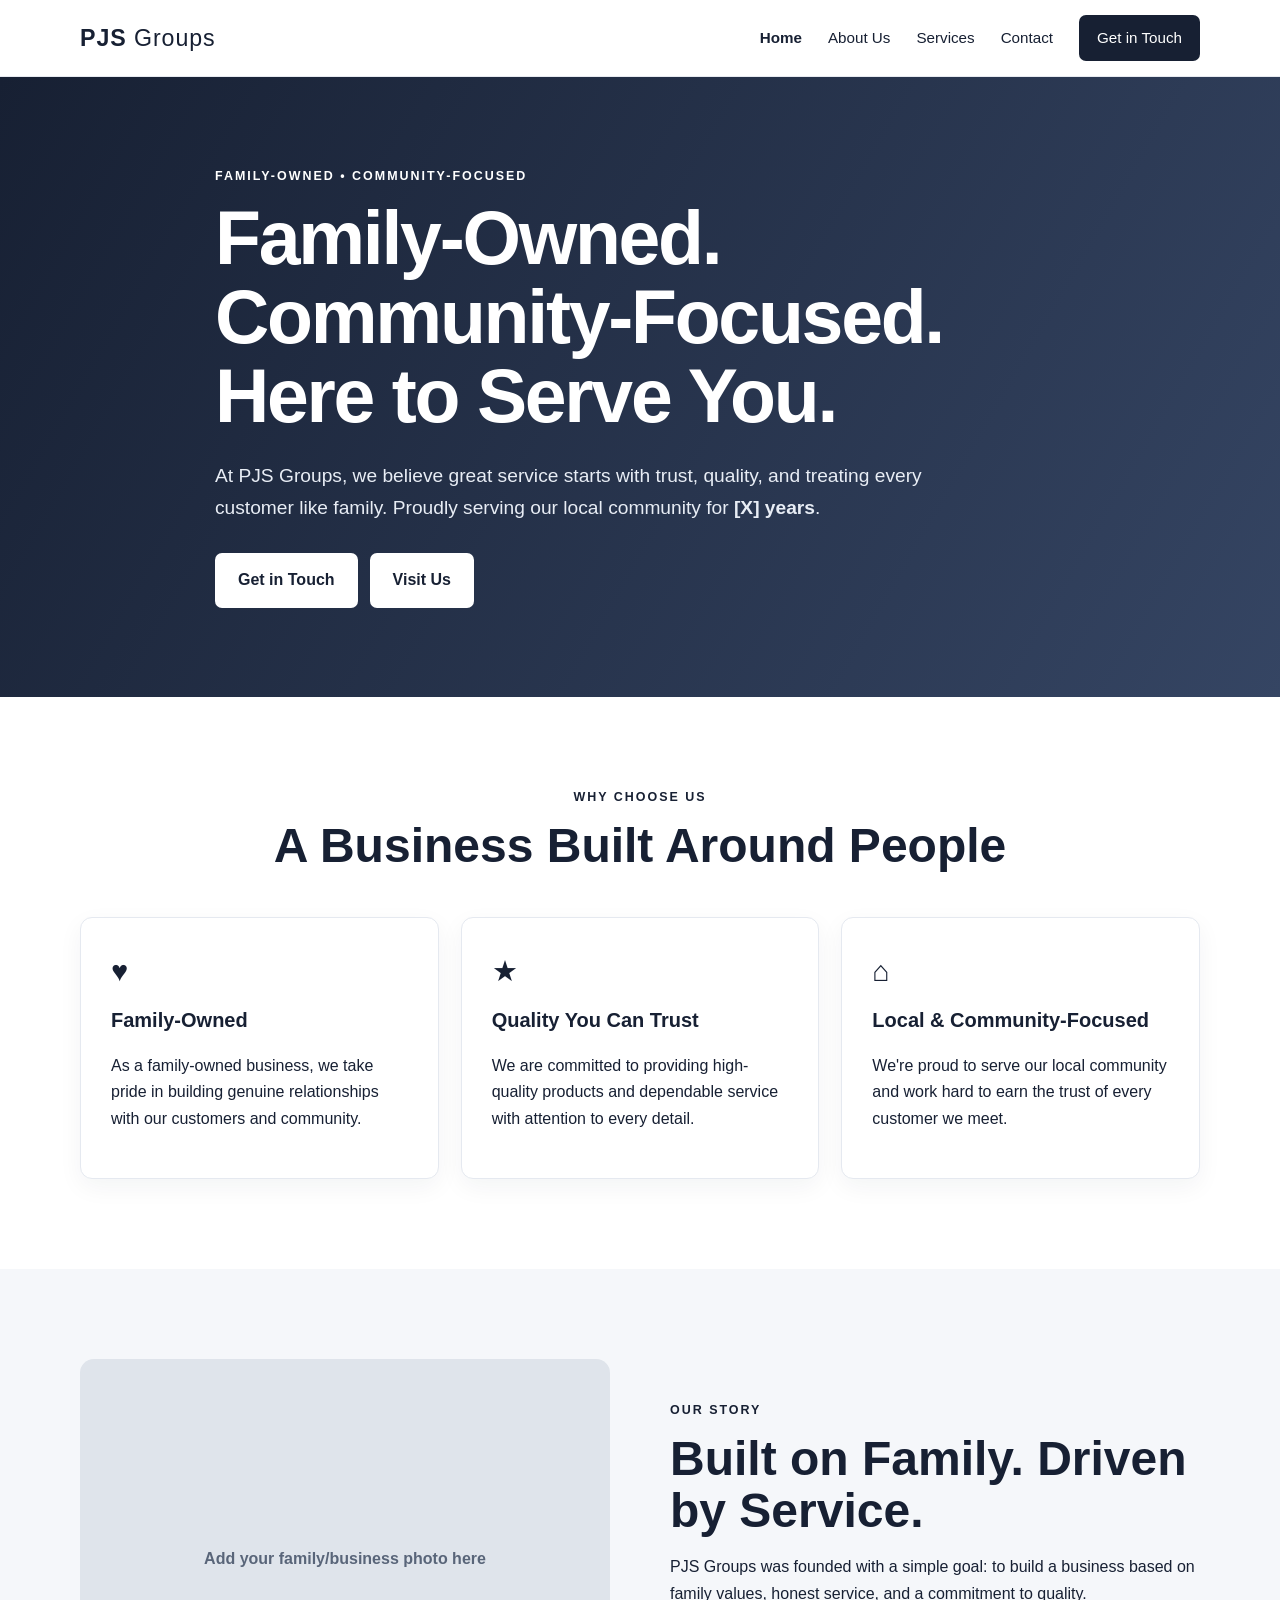
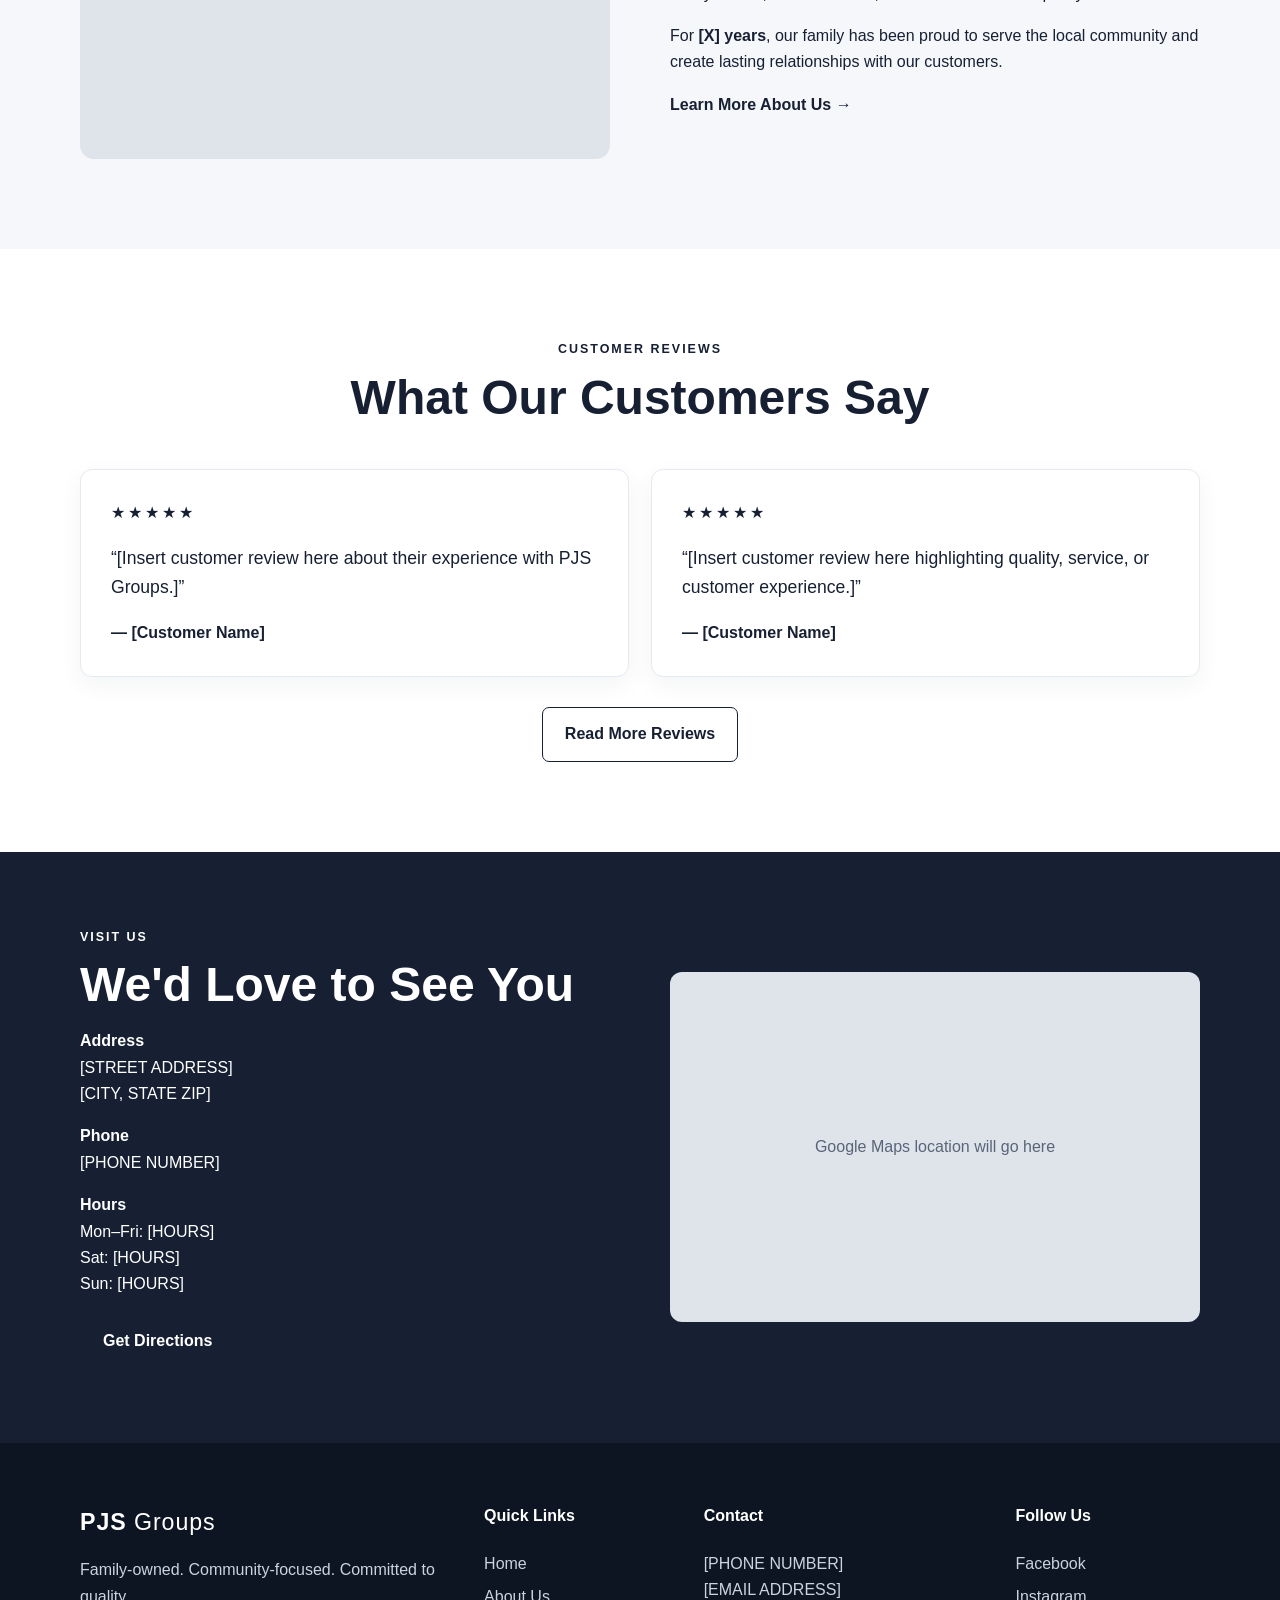
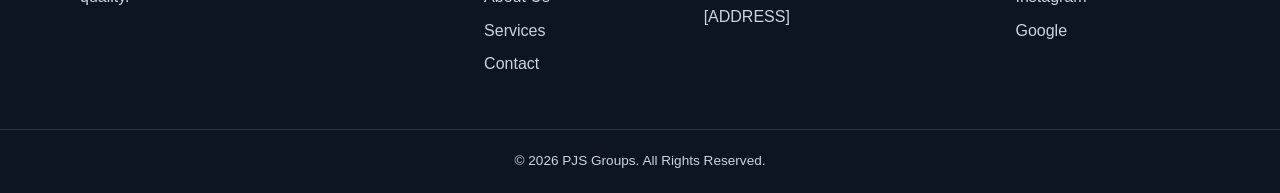
<file: index.html>
<!doctype html>
<html lang="en">
<head>
  <meta charset="utf-8">
  <meta name="viewport" content="width=device-width, initial-scale=1">
  <title>PJS Groups | Family-Owned & Community-Focused</title>
  <meta name="description" content="PJS Groups is a family-owned business committed to quality service and the local community.">
  <link rel="stylesheet" href="css/style.css">
</head>
<body>
<header class="site-header">
  <div class="container nav-wrap">
    <a class="logo" href="index.html">PJS <span>Groups</span></a>
    <button class="menu-toggle" aria-label="Open menu">☰</button>
    <nav class="nav">
      <a class="active" href="index.html">Home</a>
      <a href="about.html">About Us</a>
      <a href="services.html">Services</a>
      <a href="contact.html">Contact</a>
      <a class="nav-cta" href="contact.html">Get in Touch</a>
    </nav>
  </div>
</header>

<main>
<section class="hero">
  <div class="container hero-content">
    <p class="eyebrow">FAMILY-OWNED • COMMUNITY-FOCUSED</p>
    <h1>Family-Owned. Community-Focused. Here to Serve You.</h1>
    <p class="hero-text">At PJS Groups, we believe great service starts with trust, quality, and treating every customer like family. Proudly serving our local community for <strong>[X] years</strong>.</p>
    <div class="hero-buttons">
      <a class="btn btn-primary" href="contact.html">Get in Touch</a>
      <a class="btn btn-light" href="contact.html#location">Visit Us</a>
    </div>
  </div>
</section>

<section class="section">
  <div class="container">
    <div class="section-heading">
      <p class="eyebrow">WHY CHOOSE US</p>
      <h2>A Business Built Around People</h2>
    </div>
    <div class="cards three">
      <article class="card"><div class="icon">♥</div><h3>Family-Owned</h3><p>As a family-owned business, we take pride in building genuine relationships with our customers and community.</p></article>
      <article class="card"><div class="icon">★</div><h3>Quality You Can Trust</h3><p>We are committed to providing high-quality products and dependable service with attention to every detail.</p></article>
      <article class="card"><div class="icon">⌂</div><h3>Local & Community-Focused</h3><p>We're proud to serve our local community and work hard to earn the trust of every customer we meet.</p></article>
    </div>
  </div>
</section>

<section class="section story-section">
  <div class="container two-column">
    <div class="image-placeholder"><span>Add your family/business photo here</span></div>
    <div>
      <p class="eyebrow">OUR STORY</p>
      <h2>Built on Family. Driven by Service.</h2>
      <p>PJS Groups was founded with a simple goal: to build a business based on family values, honest service, and a commitment to quality.</p>
      <p>For <strong>[X] years</strong>, our family has been proud to serve the local community and create lasting relationships with our customers.</p>
      <a class="text-link" href="about.html">Learn More About Us →</a>
    </div>
  </div>
</section>

<section class="section reviews">
  <div class="container">
    <div class="section-heading">
      <p class="eyebrow">CUSTOMER REVIEWS</p>
      <h2>What Our Customers Say</h2>
    </div>
    <div class="cards two">
      <blockquote class="review"><div class="stars">★★★★★</div><p>“[Insert customer review here about their experience with PJS Groups.]”</p><cite>— [Customer Name]</cite></blockquote>
      <blockquote class="review"><div class="stars">★★★★★</div><p>“[Insert customer review here highlighting quality, service, or customer experience.]”</p><cite>— [Customer Name]</cite></blockquote>
    </div>
    <div class="center"><a class="btn btn-outline" href="#" target="_blank" rel="noopener">Read More Reviews</a></div>
  </div>
</section>

<section class="visit-section" id="location">
  <div class="container two-column">
    <div>
      <p class="eyebrow">VISIT US</p>
      <h2>We'd Love to See You</h2>
      <p><strong>Address</strong><br>[STREET ADDRESS]<br>[CITY, STATE ZIP]</p>
      <p><strong>Phone</strong><br><a href="tel:+10000000000">[PHONE NUMBER]</a></p>
      <p><strong>Hours</strong><br>Mon–Fri: [HOURS]<br>Sat: [HOURS]<br>Sun: [HOURS]</p>
      <a class="btn btn-primary" href="contact.html">Get Directions</a>
    </div>
    <div class="map-placeholder">Google Maps location will go here</div>
  </div>
</section>
</main>

<footer class="footer">
  <div class="container footer-grid">
    <div><a class="logo footer-logo" href="index.html">PJS <span>Groups</span></a><p>Family-owned. Community-focused. Committed to quality.</p></div>
    <div><h4>Quick Links</h4><a href="index.html">Home</a><a href="about.html">About Us</a><a href="services.html">Services</a><a href="contact.html">Contact</a></div>
    <div><h4>Contact</h4><p>[PHONE NUMBER]<br>[EMAIL ADDRESS]<br>[ADDRESS]</p></div>
    <div><h4>Follow Us</h4><a href="#">Facebook</a><a href="#">Instagram</a><a href="#">Google</a></div>
  </div>
  <div class="copyright">© <span id="year"></span> PJS Groups. All Rights Reserved.</div>
</footer>
<script src="js/script.js"></script>
</body>
</html>
</file>
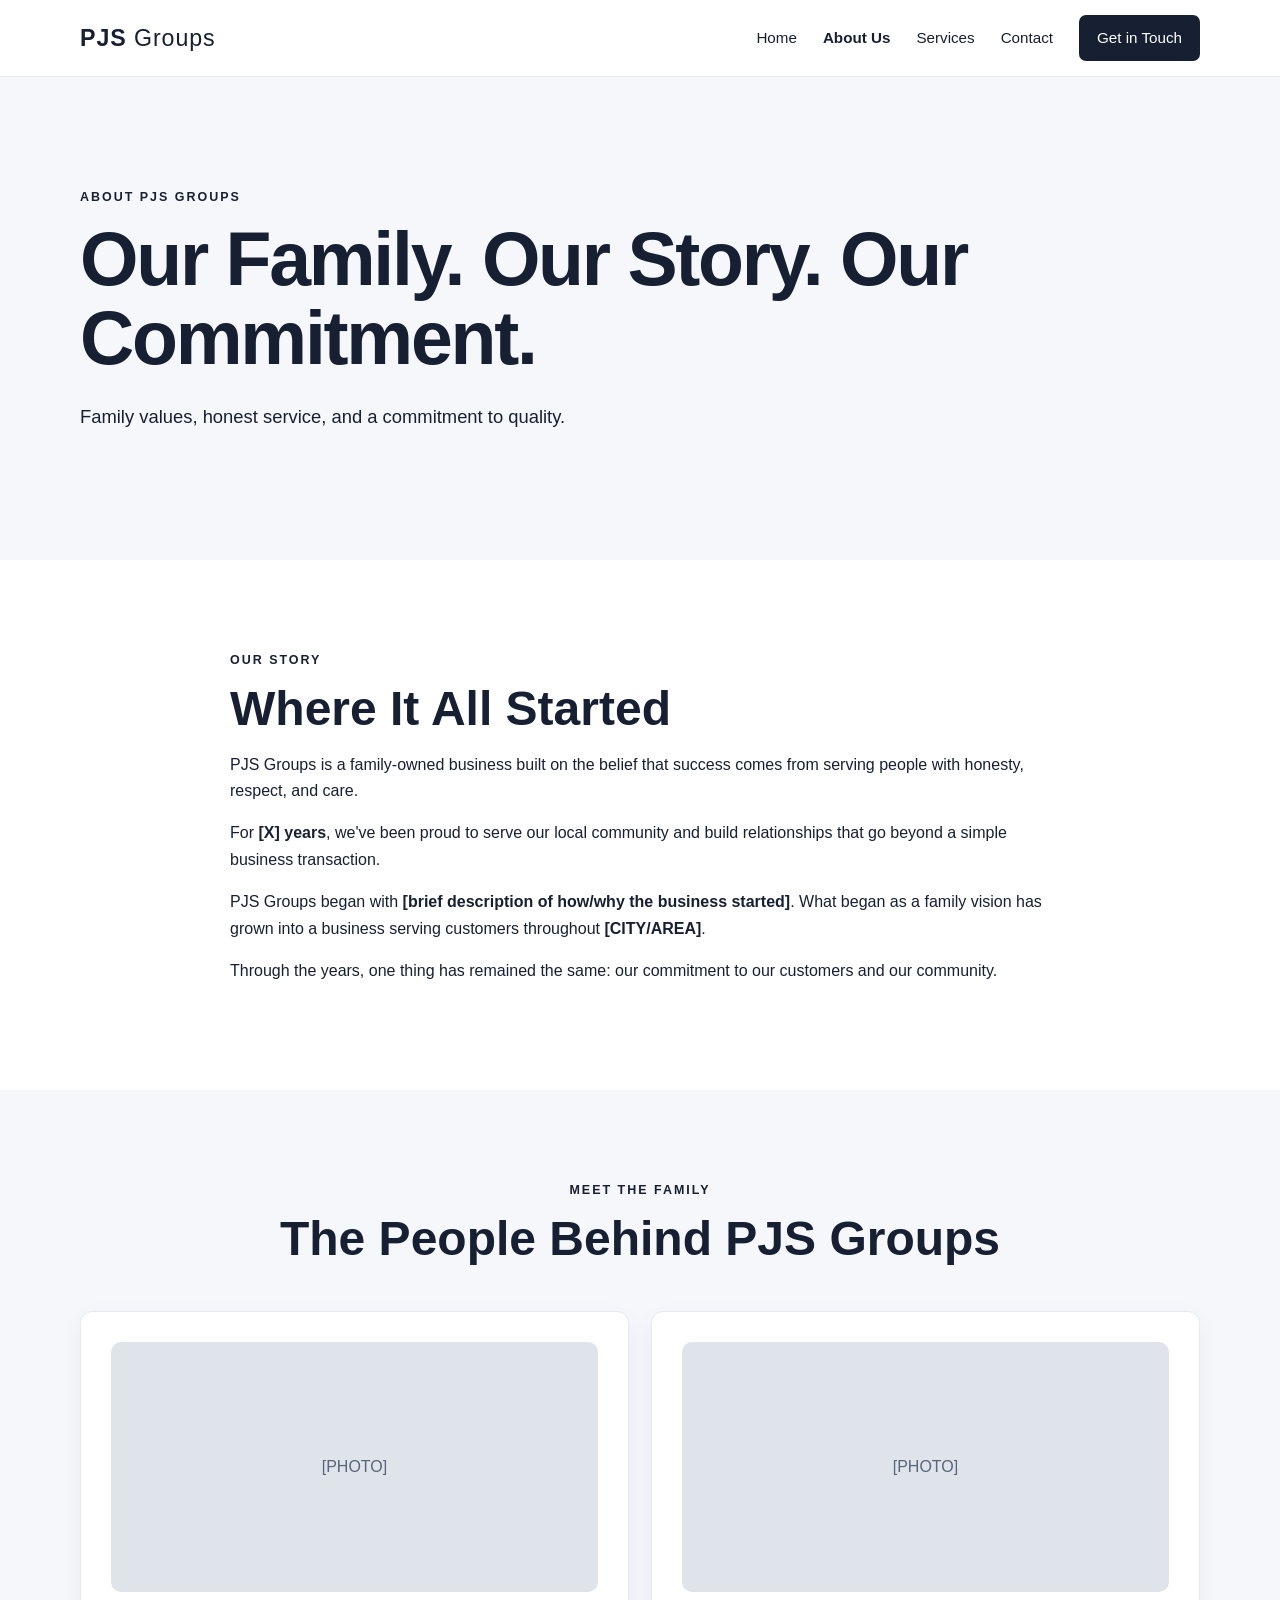
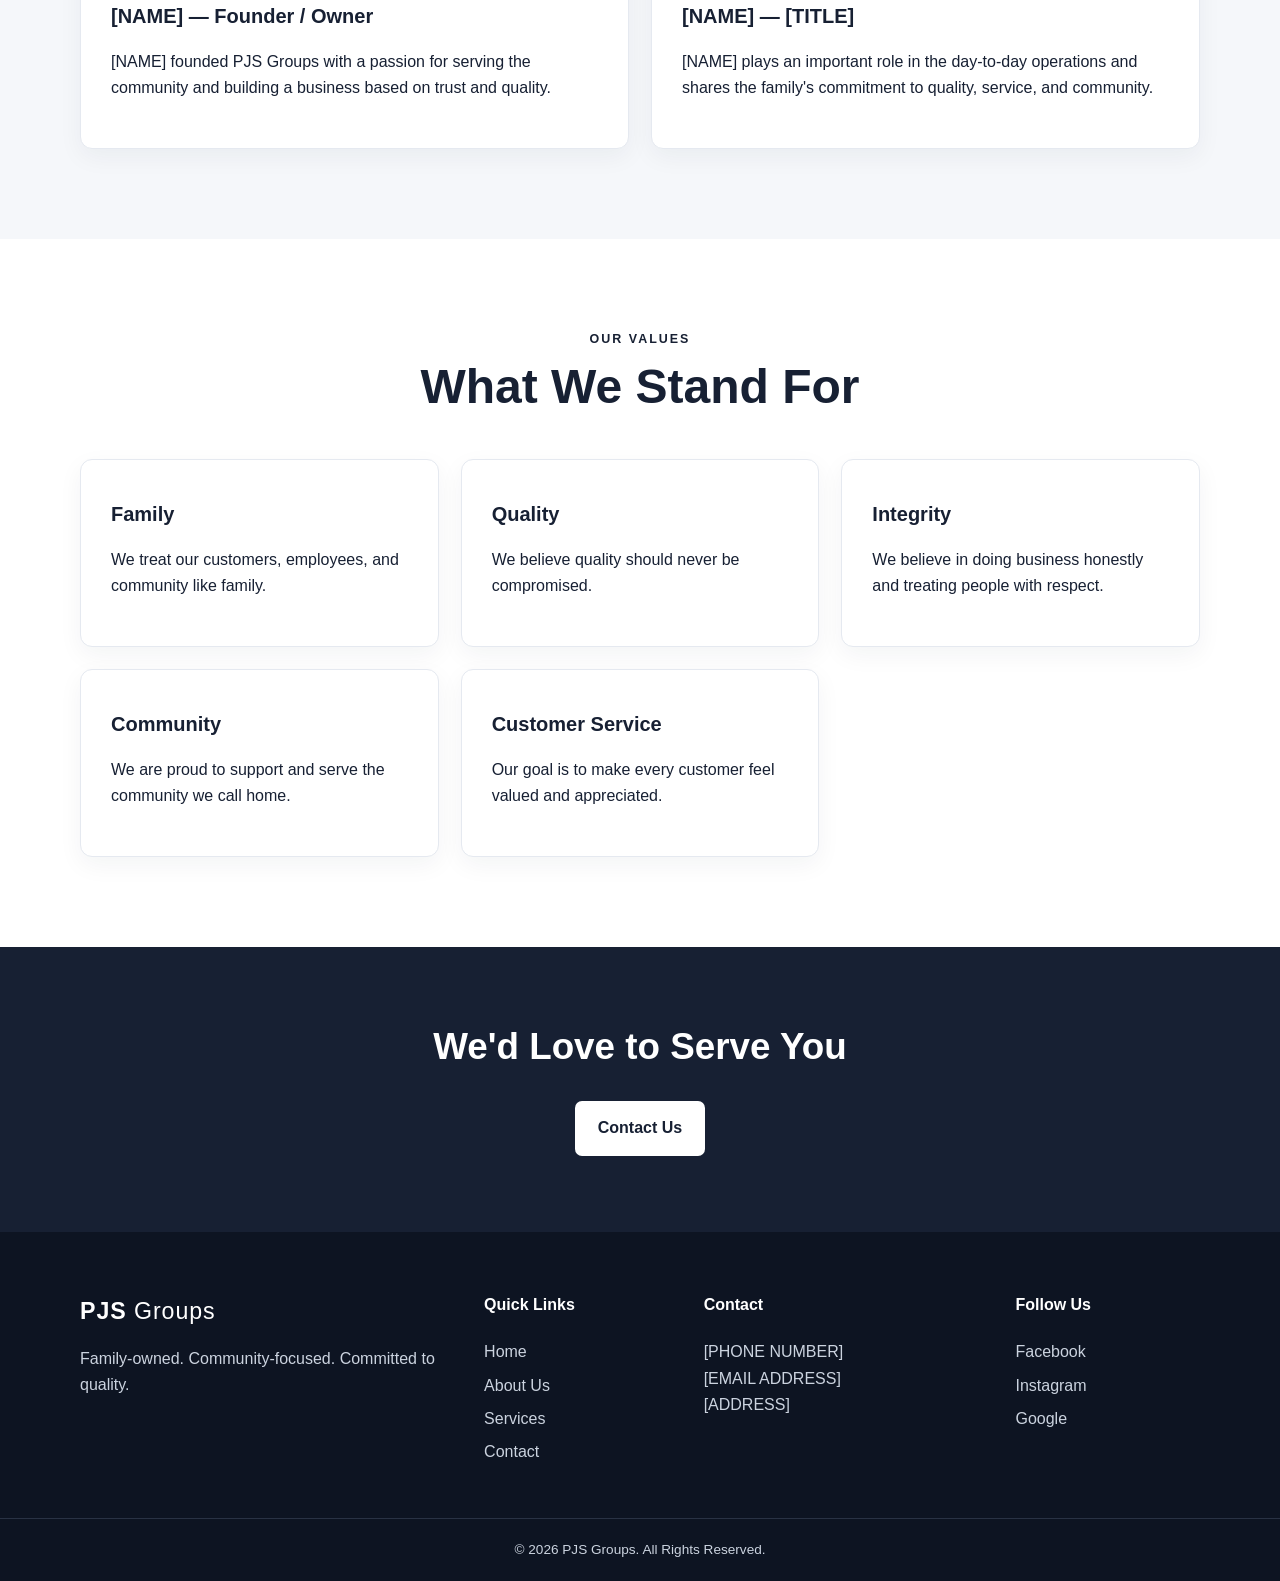
<file: about.html>
<!doctype html>
<html lang="en">
<head>
<meta charset="utf-8"><meta name="viewport" content="width=device-width, initial-scale=1">
<title>About Us | PJS Groups</title><meta name="description" content="Learn about the family behind PJS Groups.">
<link rel="stylesheet" href="css/style.css">
</head>
<body>
<header class="site-header"><div class="container nav-wrap"><a class="logo" href="index.html">PJS <span>Groups</span></a><button class="menu-toggle" aria-label="Open menu">☰</button><nav class="nav"><a href="index.html">Home</a><a class="active" href="about.html">About Us</a><a href="services.html">Services</a><a href="contact.html">Contact</a><a class="nav-cta" href="contact.html">Get in Touch</a></nav></div></header>
<main>
<section class="page-hero"><div class="container"><p class="eyebrow">ABOUT PJS GROUPS</p><h1>Our Family. Our Story. Our Commitment.</h1><p>Family values, honest service, and a commitment to quality.</p></div></section>
<section class="section"><div class="container narrow"><p class="eyebrow">OUR STORY</p><h2>Where It All Started</h2><p>PJS Groups is a family-owned business built on the belief that success comes from serving people with honesty, respect, and care.</p><p>For <strong>[X] years</strong>, we've been proud to serve our local community and build relationships that go beyond a simple business transaction.</p><p>PJS Groups began with <strong>[brief description of how/why the business started]</strong>. What began as a family vision has grown into a business serving customers throughout <strong>[CITY/AREA]</strong>.</p><p>Through the years, one thing has remained the same: our commitment to our customers and our community.</p></div></section>
<section class="section light"><div class="container"><div class="section-heading"><p class="eyebrow">MEET THE FAMILY</p><h2>The People Behind PJS Groups</h2></div><div class="cards two"><article class="person"><div class="portrait">[PHOTO]</div><h3>[NAME] — Founder / Owner</h3><p>[NAME] founded PJS Groups with a passion for serving the community and building a business based on trust and quality.</p></article><article class="person"><div class="portrait">[PHOTO]</div><h3>[NAME] — [TITLE]</h3><p>[NAME] plays an important role in the day-to-day operations and shares the family's commitment to quality, service, and community.</p></article></div></div></section>
<section class="section"><div class="container"><div class="section-heading"><p class="eyebrow">OUR VALUES</p><h2>What We Stand For</h2></div><div class="cards three"><article class="card"><h3>Family</h3><p>We treat our customers, employees, and community like family.</p></article><article class="card"><h3>Quality</h3><p>We believe quality should never be compromised.</p></article><article class="card"><h3>Integrity</h3><p>We believe in doing business honestly and treating people with respect.</p></article><article class="card"><h3>Community</h3><p>We are proud to support and serve the community we call home.</p></article><article class="card"><h3>Customer Service</h3><p>Our goal is to make every customer feel valued and appreciated.</p></article></div></div></section>
<section class="cta-strip"><div class="container"><h2>We'd Love to Serve You</h2><a class="btn btn-light" href="contact.html">Contact Us</a></div></section>
</main>
<footer class="footer"><div class="container footer-grid"><div><a class="logo footer-logo" href="index.html">PJS <span>Groups</span></a><p>Family-owned. Community-focused. Committed to quality.</p></div><div><h4>Quick Links</h4><a href="index.html">Home</a><a href="about.html">About Us</a><a href="services.html">Services</a><a href="contact.html">Contact</a></div><div><h4>Contact</h4><p>[PHONE NUMBER]<br>[EMAIL ADDRESS]<br>[ADDRESS]</p></div><div><h4>Follow Us</h4><a href="#">Facebook</a><a href="#">Instagram</a><a href="#">Google</a></div></div><div class="copyright">© <span id="year"></span> PJS Groups. All Rights Reserved.</div></footer>
<script src="js/script.js"></script>
</body></html>
</file>
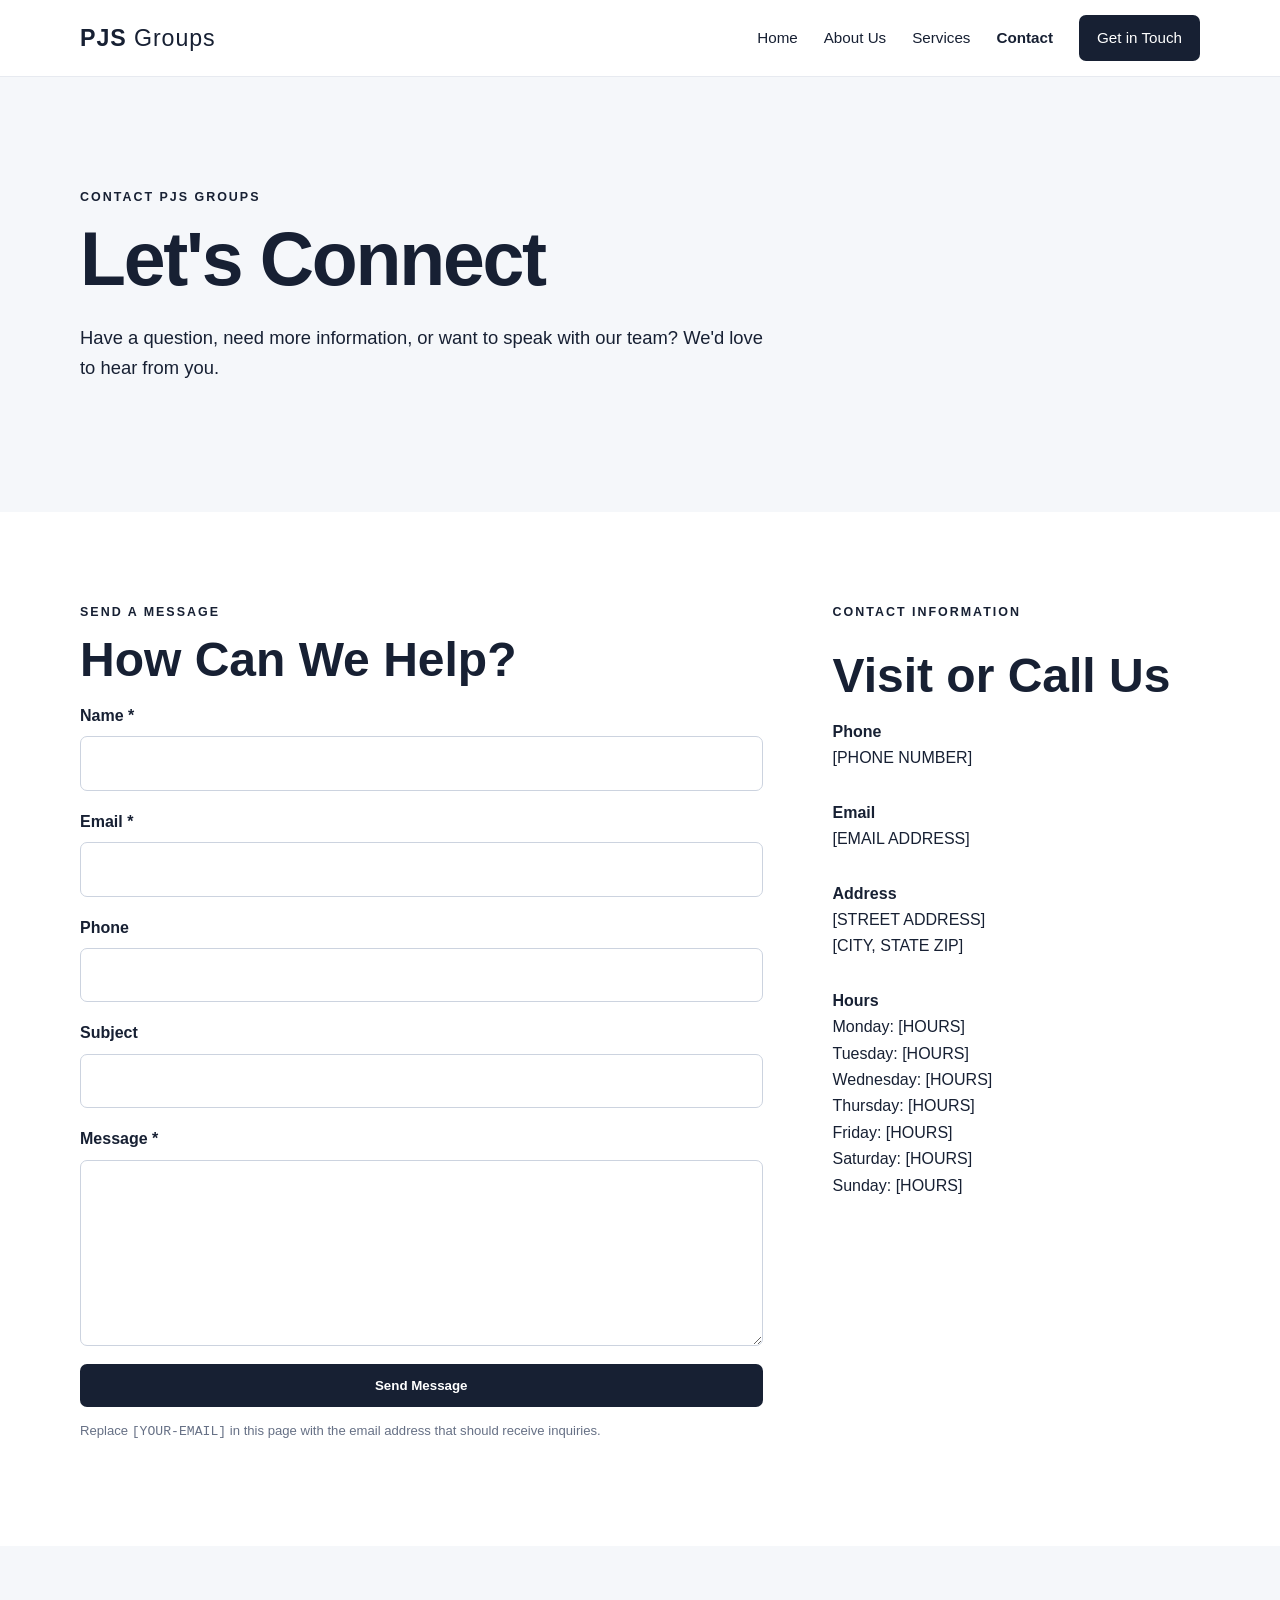
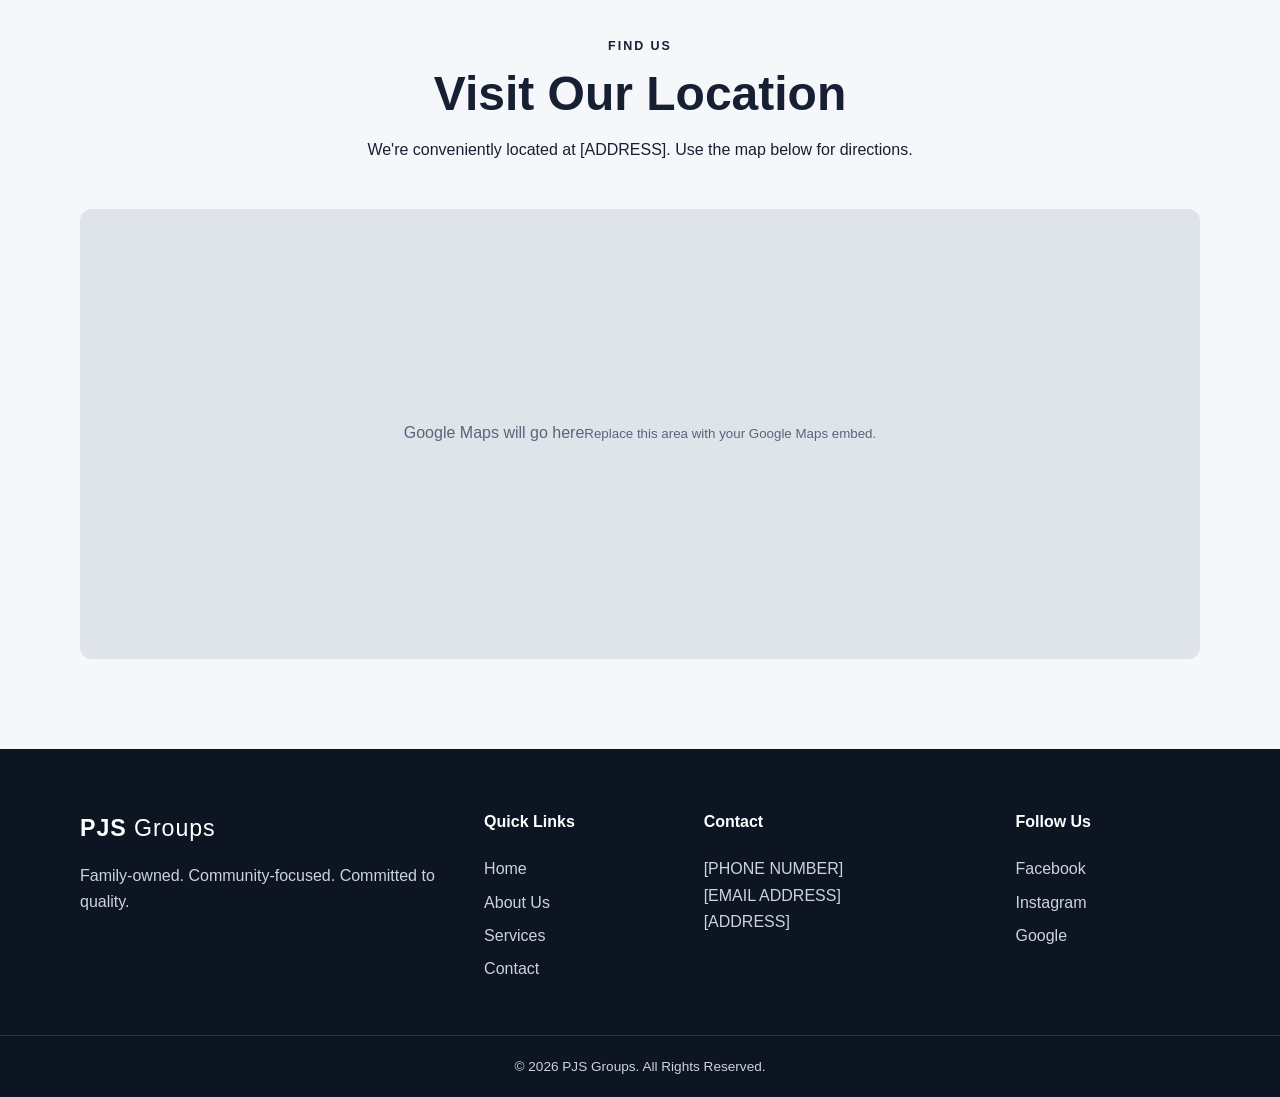
<file: contact.html>
<!doctype html>
<html lang="en">
<head>
<meta charset="utf-8"><meta name="viewport" content="width=device-width, initial-scale=1">
<title>Contact Us | PJS Groups</title><meta name="description" content="Contact PJS Groups for questions, information, and directions.">
<link rel="stylesheet" href="css/style.css">
</head>
<body>
<header class="site-header"><div class="container nav-wrap"><a class="logo" href="index.html">PJS <span>Groups</span></a><button class="menu-toggle" aria-label="Open menu">☰</button><nav class="nav"><a href="index.html">Home</a><a href="about.html">About Us</a><a href="services.html">Services</a><a class="active" href="contact.html">Contact</a><a class="nav-cta" href="contact.html">Get in Touch</a></nav></div></header>
<main>
<section class="page-hero"><div class="container"><p class="eyebrow">CONTACT PJS GROUPS</p><h1>Let's Connect</h1><p>Have a question, need more information, or want to speak with our team? We'd love to hear from you.</p></div></section>
<section class="section"><div class="container contact-grid">
<div><p class="eyebrow">SEND A MESSAGE</p><h2>How Can We Help?</h2>
<form class="contact-form" action="https://formsubmit.co/[YOUR-EMAIL]" method="POST">
<input type="hidden" name="_subject" value="New PJS Groups Website Inquiry">
<input type="hidden" name="_captcha" value="false">
<label>Name *<input name="name" type="text" required></label>
<label>Email *<input name="email" type="email" required></label>
<label>Phone<input name="phone" type="tel"></label>
<label>Subject<input name="subject" type="text"></label>
<label>Message *<textarea name="message" rows="6" required></textarea></label>
<button class="btn btn-primary" type="submit">Send Message</button>
</form>
<p class="form-note">Replace <code>[YOUR-EMAIL]</code> in this page with the email address that should receive inquiries.</p>
</div>
<div class="contact-info">
<p class="eyebrow">CONTACT INFORMATION</p><h2>Visit or Call Us</h2>
<p><strong>Phone</strong><br><a href="tel:+10000000000">[PHONE NUMBER]</a></p>
<p><strong>Email</strong><br><a href="mailto:[EMAIL ADDRESS]">[EMAIL ADDRESS]</a></p>
<p><strong>Address</strong><br>[STREET ADDRESS]<br>[CITY, STATE ZIP]</p>
<p><strong>Hours</strong><br>Monday: [HOURS]<br>Tuesday: [HOURS]<br>Wednesday: [HOURS]<br>Thursday: [HOURS]<br>Friday: [HOURS]<br>Saturday: [HOURS]<br>Sunday: [HOURS]</p>
</div>
</div></section>
<section class="section light" id="location"><div class="container"><div class="section-heading"><p class="eyebrow">FIND US</p><h2>Visit Our Location</h2><p>We're conveniently located at [ADDRESS]. Use the map below for directions.</p></div><div class="map-placeholder large">Google Maps will go here<br><small>Replace this area with your Google Maps embed.</small></div></div></section>
</main>
<footer class="footer"><div class="container footer-grid"><div><a class="logo footer-logo" href="index.html">PJS <span>Groups</span></a><p>Family-owned. Community-focused. Committed to quality.</p></div><div><h4>Quick Links</h4><a href="index.html">Home</a><a href="about.html">About Us</a><a href="services.html">Services</a><a href="contact.html">Contact</a></div><div><h4>Contact</h4><p>[PHONE NUMBER]<br>[EMAIL ADDRESS]<br>[ADDRESS]</p></div><div><h4>Follow Us</h4><a href="#">Facebook</a><a href="#">Instagram</a><a href="#">Google</a></div></div><div class="copyright">© <span id="year"></span> PJS Groups. All Rights Reserved.</div></footer>
<script src="js/script.js"></script>
</body></html>
</file>
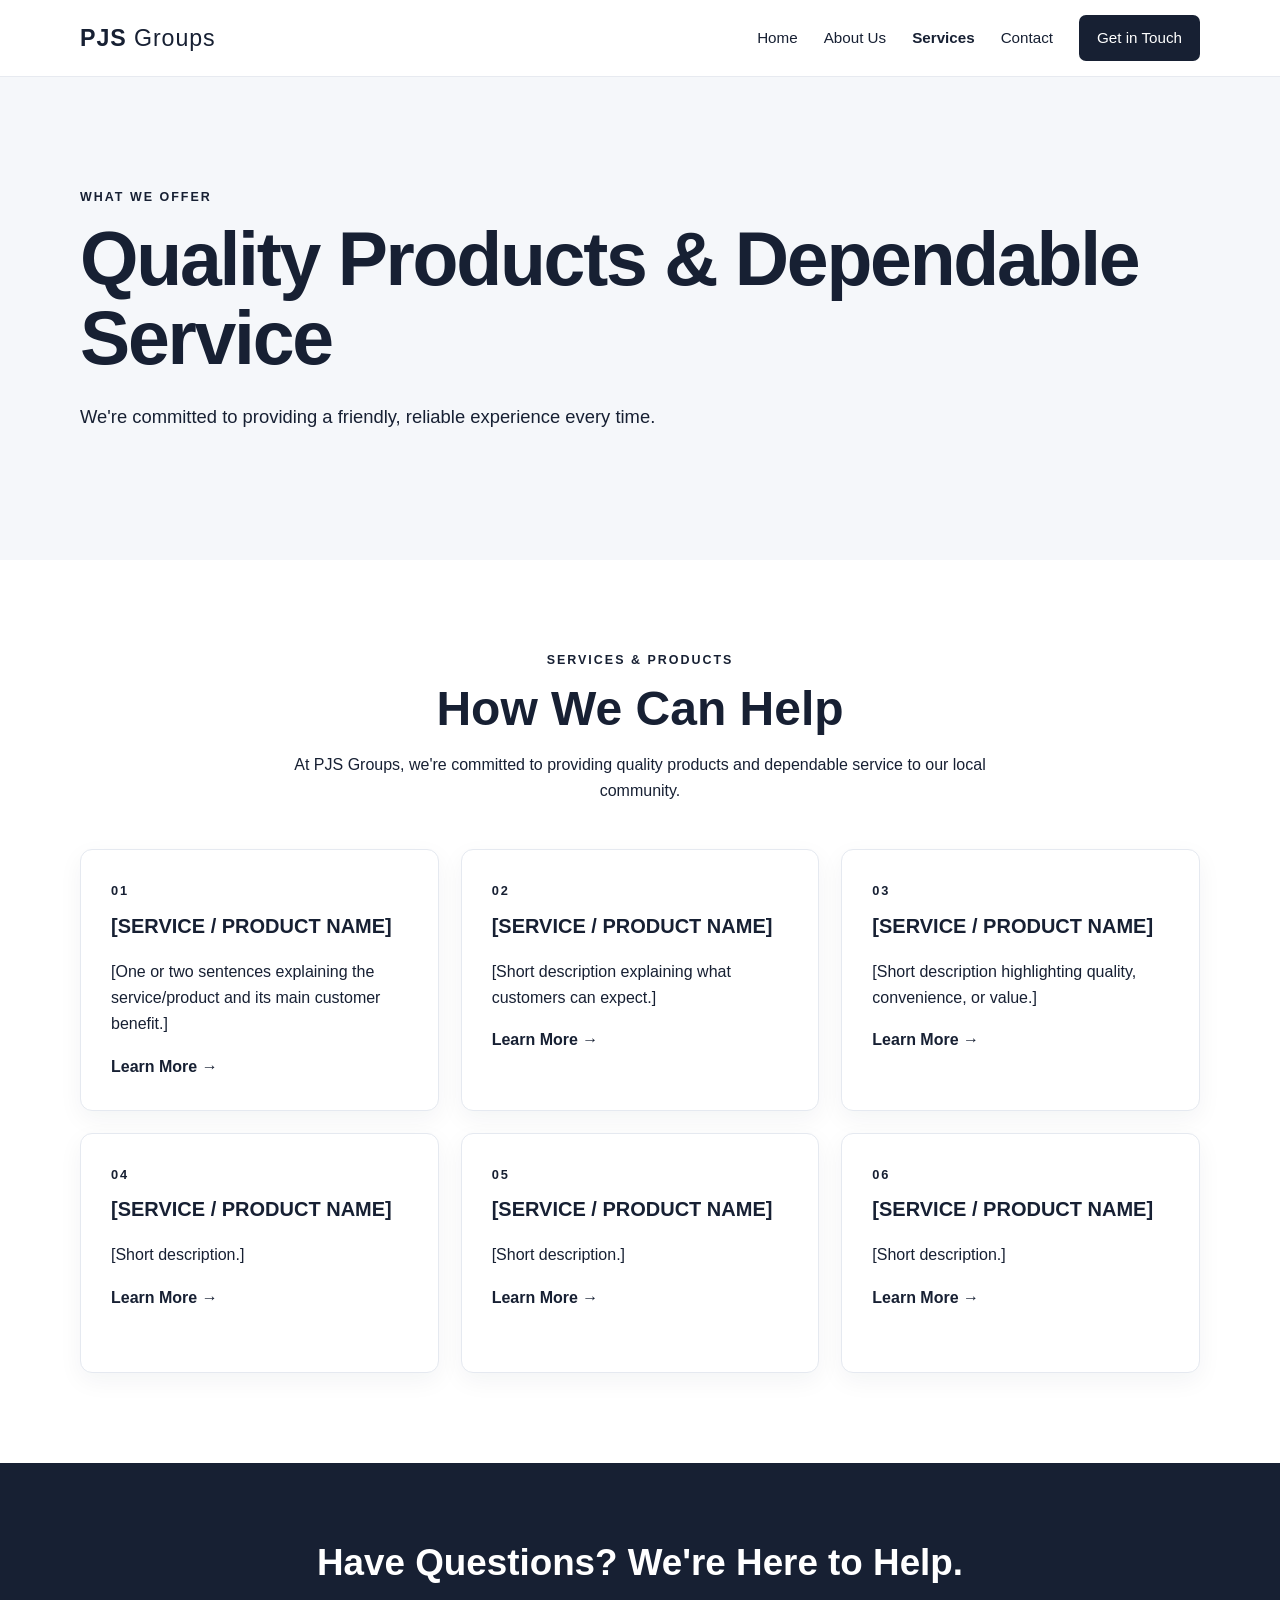
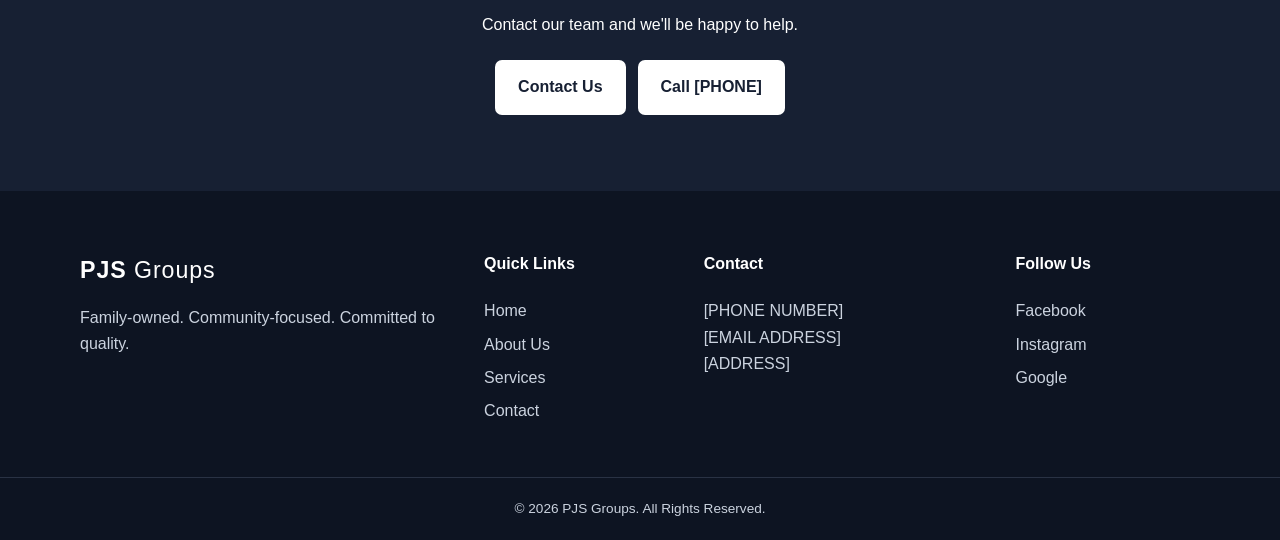
<file: services.html>
<!doctype html>
<html lang="en">
<head>
<meta charset="utf-8"><meta name="viewport" content="width=device-width, initial-scale=1">
<title>Services | PJS Groups</title><meta name="description" content="Explore products and services from PJS Groups.">
<link rel="stylesheet" href="css/style.css">
</head>
<body>
<header class="site-header"><div class="container nav-wrap"><a class="logo" href="index.html">PJS <span>Groups</span></a><button class="menu-toggle" aria-label="Open menu">☰</button><nav class="nav"><a href="index.html">Home</a><a href="about.html">About Us</a><a class="active" href="services.html">Services</a><a href="contact.html">Contact</a><a class="nav-cta" href="contact.html">Get in Touch</a></nav></div></header>
<main>
<section class="page-hero"><div class="container"><p class="eyebrow">WHAT WE OFFER</p><h1>Quality Products & Dependable Service</h1><p>We're committed to providing a friendly, reliable experience every time.</p></div></section>
<section class="section"><div class="container"><div class="section-heading"><p class="eyebrow">SERVICES & PRODUCTS</p><h2>How We Can Help</h2><p>At PJS Groups, we're committed to providing quality products and dependable service to our local community.</p></div><div class="cards three">
<article class="service-card"><div class="service-number">01</div><h3>[SERVICE / PRODUCT NAME]</h3><p>[One or two sentences explaining the service/product and its main customer benefit.]</p><a class="text-link" href="contact.html">Learn More →</a></article>
<article class="service-card"><div class="service-number">02</div><h3>[SERVICE / PRODUCT NAME]</h3><p>[Short description explaining what customers can expect.]</p><a class="text-link" href="contact.html">Learn More →</a></article>
<article class="service-card"><div class="service-number">03</div><h3>[SERVICE / PRODUCT NAME]</h3><p>[Short description highlighting quality, convenience, or value.]</p><a class="text-link" href="contact.html">Learn More →</a></article>
<article class="service-card"><div class="service-number">04</div><h3>[SERVICE / PRODUCT NAME]</h3><p>[Short description.]</p><a class="text-link" href="contact.html">Learn More →</a></article>
<article class="service-card"><div class="service-number">05</div><h3>[SERVICE / PRODUCT NAME]</h3><p>[Short description.]</p><a class="text-link" href="contact.html">Learn More →</a></article>
<article class="service-card"><div class="service-number">06</div><h3>[SERVICE / PRODUCT NAME]</h3><p>[Short description.]</p><a class="text-link" href="contact.html">Learn More →</a></article>
</div></div></section>
<section class="cta-strip"><div class="container"><h2>Have Questions? We're Here to Help.</h2><p>Contact our team and we'll be happy to help.</p><a class="btn btn-light" href="contact.html">Contact Us</a><a class="btn btn-light" href="tel:+10000000000">Call [PHONE]</a></div></section>
</main>
<footer class="footer"><div class="container footer-grid"><div><a class="logo footer-logo" href="index.html">PJS <span>Groups</span></a><p>Family-owned. Community-focused. Committed to quality.</p></div><div><h4>Quick Links</h4><a href="index.html">Home</a><a href="about.html">About Us</a><a href="services.html">Services</a><a href="contact.html">Contact</a></div><div><h4>Contact</h4><p>[PHONE NUMBER]<br>[EMAIL ADDRESS]<br>[ADDRESS]</p></div><div><h4>Follow Us</h4><a href="#">Facebook</a><a href="#">Instagram</a><a href="#">Google</a></div></div><div class="copyright">© <span id="year"></span> PJS Groups. All Rights Reserved.</div></footer>
<script src="js/script.js"></script>
</body></html>
</file>
<file: css/style.css>
*{box-sizing:border-box}html{scroll-behavior:smooth}body{margin:0;font-family:Arial,Helvetica,sans-serif;color:#172033;background:#fff;line-height:1.65}a{color:inherit;text-decoration:none}.container{width:min(1120px,92%);margin:auto}.narrow{max-width:820px}.site-header{position:sticky;top:0;z-index:100;background:#fff;border-bottom:1px solid #e7eaf0}.nav-wrap{height:76px;display:flex;align-items:center;justify-content:space-between}.logo{font-size:1.45rem;font-weight:800;letter-spacing:.04em}.logo span{font-weight:400}.nav{display:flex;align-items:center;gap:26px;font-size:.95rem}.nav a:hover,.text-link:hover{opacity:.7}.nav .active{font-weight:700}.nav-cta{padding:10px 18px;border-radius:7px;background:#172033;color:#fff}.menu-toggle{display:none;border:0;background:none;font-size:1.6rem}.hero{min-height:620px;display:flex;align-items:center;background:linear-gradient(120deg,#172033,#354563);color:#fff}.hero-content{max-width:850px;padding:80px 0}.eyebrow{font-size:.78rem;letter-spacing:.16em;font-weight:800;margin:0 0 12px;text-transform:uppercase}.hero h1,.page-hero h1{font-size:clamp(2.5rem,6vw,4.7rem);line-height:1.05;margin:0 0 24px;letter-spacing:-.03em}.hero-text{font-size:1.2rem;max-width:720px;color:#e8edf5}.hero-buttons{display:flex;gap:12px;margin-top:30px}.btn{display:inline-block;border-radius:7px;padding:13px 22px;font-weight:700;border:1px solid transparent;cursor:pointer}.btn-primary{background:#172033;color:#fff}.hero .btn-primary{background:#fff;color:#172033}.btn-light{background:#fff;color:#172033}.btn-outline{border-color:#172033}.section{padding:90px 0}.light{background:#f5f7fa}.section-heading{text-align:center;max-width:760px;margin:0 auto 45px}.section h2,.visit-section h2{font-size:clamp(2rem,4vw,3rem);line-height:1.1;margin:0 0 16px}.cards{display:grid;gap:22px}.cards.three{grid-template-columns:repeat(3,1fr)}.cards.two{grid-template-columns:repeat(2,1fr)}.card,.service-card,.review,.person{background:#fff;border:1px solid #e5e9f0;border-radius:12px;padding:30px;box-shadow:0 8px 25px rgba(23,32,51,.05)}.card h3,.service-card h3,.person h3{margin:8px 0 10px;font-size:1.25rem}.icon{font-size:1.8rem}.story-section{background:#f5f7fa}.two-column{display:grid;grid-template-columns:1fr 1fr;gap:60px;align-items:center}.image-placeholder{min-height:400px;border-radius:14px;background:#dfe4eb;display:flex;align-items:center;justify-content:center;text-align:center;color:#596579;font-weight:700}.text-link{font-weight:800}.stars{letter-spacing:3px}.review{margin:0}.review p{font-size:1.1rem}.review cite{font-style:normal;font-weight:700}.center{text-align:center;margin-top:30px}.visit-section{padding:75px 0;background:#172033;color:#fff}.visit-section a{color:inherit}.map-placeholder{min-height:350px;border-radius:12px;background:#dfe4eb;color:#596579;display:flex;align-items:center;justify-content:center;text-align:center}.page-hero{padding:110px 0;background:#f5f7fa}.page-hero p:last-child{font-size:1.15rem;max-width:700px}.portrait{height:250px;border-radius:10px;background:#dfe4eb;display:flex;align-items:center;justify-content:center;color:#596579}.service-number{font-size:.8rem;font-weight:800;letter-spacing:.15em}.service-card{min-height:240px}.cta-strip{padding:70px 0;background:#172033;color:#fff;text-align:center}.cta-strip h2{font-size:2.3rem;margin:0 0 18px}.cta-strip .btn{margin:6px}.contact-grid{display:grid;grid-template-columns:1.3fr .7fr;gap:70px}.contact-form{display:grid;gap:18px}.contact-form label{font-weight:700}.contact-form input,.contact-form textarea{display:block;width:100%;margin-top:7px;border:1px solid #ccd3df;border-radius:7px;padding:13px;font:inherit}.form-note{font-size:.82rem;color:#667085}.contact-info p{margin-bottom:28px}.large{min-height:450px}.footer{background:#0d1422;color:#cbd3df;padding:60px 0 0}.footer-grid{display:grid;grid-template-columns:2fr 1fr 1.5fr 1fr;gap:35px;padding-bottom:45px}.footer h4{color:#fff;margin-top:0}.footer-grid>div>a:not(.logo){display:block;margin:7px 0}.footer-logo{color:#fff}.copyright{text-align:center;border-top:1px solid #293244;padding:20px;font-size:.85rem}@media(max-width:800px){.menu-toggle{display:block}.nav{display:none;position:absolute;top:76px;left:0;right:0;background:#fff;padding:20px;flex-direction:column;align-items:stretch;border-bottom:1px solid #ddd}.nav.open{display:flex}.nav-cta{text-align:center}.hero{min-height:560px}.cards.three,.cards.two,.two-column,.contact-grid,.footer-grid{grid-template-columns:1fr}.section{padding:65px 0}.two-column{gap:35px}.image-placeholder{min-height:300px}.hero-buttons{flex-direction:column;align-items:flex-start}.hero h1{font-size:2.8rem}.page-hero{padding:75px 0}.footer-grid{gap:25px}}
</file>
